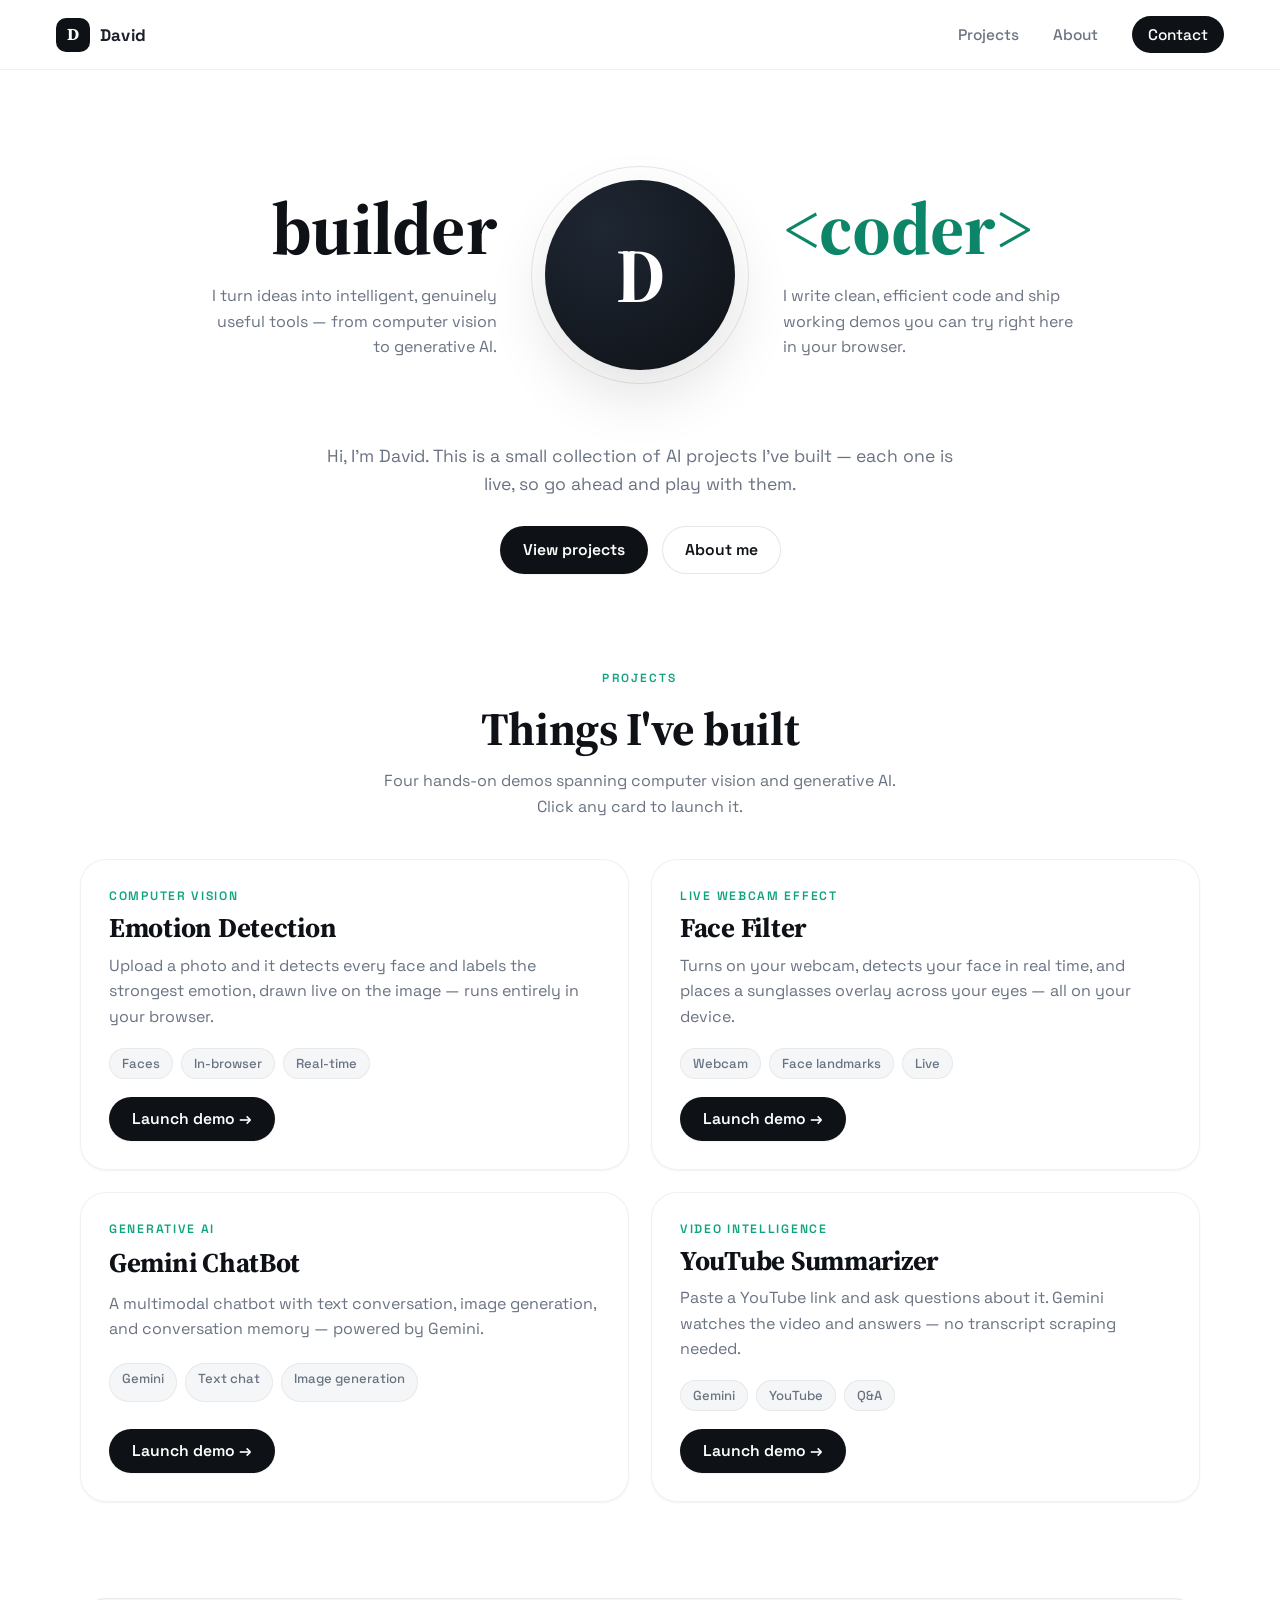
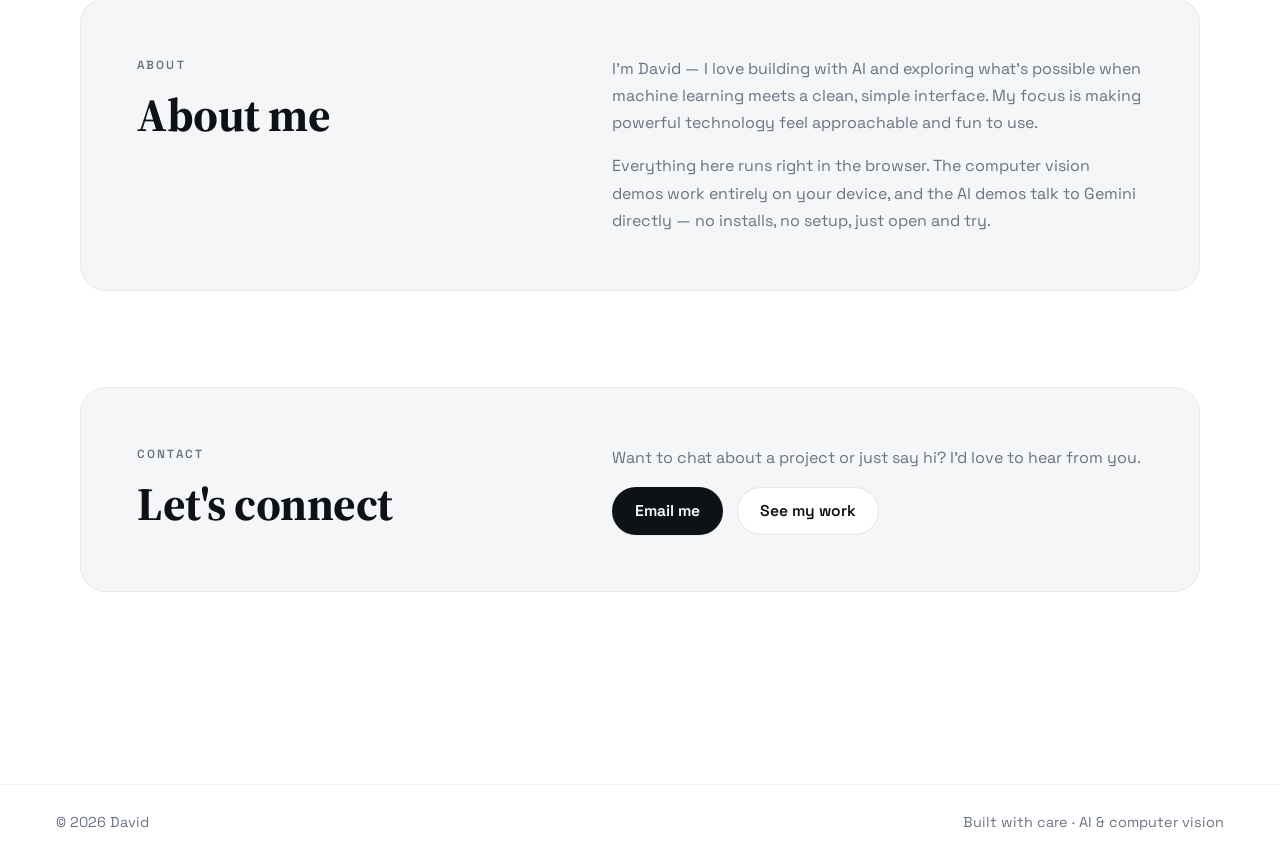
<file: index.html>
<!doctype html>
<html lang="en">
  <head>
    <meta charset="utf-8" />
    <meta name="viewport" content="width=device-width, initial-scale=1" />
    <meta
      name="description"
      content="David's portfolio — a clean showcase of AI and computer vision projects you can try in your browser."
    />
    <title>David · Portfolio</title>
    <link rel="preconnect" href="https://fonts.googleapis.com" />
    <link rel="preconnect" href="https://fonts.gstatic.com" crossorigin />
    <link
      href="https://fonts.googleapis.com/css2?family=Space+Grotesk:wght@400;500;700&family=Source+Serif+4:opsz,wght@8..60,500;8..60,700&display=swap"
      rel="stylesheet"
    />
    <link rel="stylesheet" href="styles.css" />
  </head>
  <body>
    <header class="topbar">
      <a class="brand" href="index.html">
        <span class="brand-mark">D</span>
        <span class="brand-text">David</span>
      </a>
      <nav class="topnav">
        <a href="#projects">Projects</a>
        <a href="#about">About</a>
        <a class="nav-cta" href="#contact">Contact</a>
      </nav>
    </header>

    <main class="shell">
      <section class="hero">
        <div class="hero-side hero-left">
          <h1>builder</h1>
          <p>
            I turn ideas into intelligent, genuinely useful tools — from
            computer vision to generative AI.
          </p>
        </div>

        <div class="hero-center">
          <div class="hero-orb">D</div>
        </div>

        <div class="hero-side hero-right">
          <h1>&lt;coder&gt;</h1>
          <p>
            I write clean, efficient code and ship working demos you can try
            right here in your browser.
          </p>
        </div>
      </section>

      <p class="hero-tagline">
        Hi, I'm David. This is a small collection of AI projects I've built —
        each one is live, so go ahead and play with them.
      </p>
      <div class="hero-actions">
        <a class="button button-primary" href="#projects">View projects</a>
        <a class="button button-secondary" href="#about">About me</a>
      </div>

      <section class="section" id="projects">
        <div class="section-heading">
          <p class="eyebrow">Projects</p>
          <h2>Things I've built</h2>
          <p class="section-lead">
            Four hands-on demos spanning computer vision and generative AI.
            Click any card to launch it.
          </p>
        </div>
        <div class="grid" id="project-grid"></div>
      </section>

      <section class="section about" id="about">
        <div>
          <p class="eyebrow">About</p>
          <h2>About me</h2>
        </div>
        <div>
          <p>
            I'm David — I love building with AI and exploring what's possible
            when machine learning meets a clean, simple interface. My focus is
            making powerful technology feel approachable and fun to use.
          </p>
          <p>
            Everything here runs right in the browser. The computer vision demos
            work entirely on your device, and the AI demos talk to Gemini
            directly — no installs, no setup, just open and try.
          </p>
        </div>
      </section>

      <section class="section about" id="contact">
        <div>
          <p class="eyebrow">Contact</p>
          <h2>Let's connect</h2>
        </div>
        <div>
          <p>
            Want to chat about a project or just say hi? I'd love to hear from
            you.
          </p>
          <div class="contact-actions">
            <a class="button button-primary" href="mailto:davidbarre2547@gmail.com">Email me</a>
            <a class="button button-secondary" href="#projects">See my work</a>
          </div>
        </div>
      </section>
    </main>

    <footer class="site-footer">
      <span>© <span id="year"></span> David</span>
      <span>Built with care · AI &amp; computer vision</span>
    </footer>

    <template id="project-card-template">
      <article class="card">
        <div class="card-top">
          <p class="card-kicker"></p>
          <h3></h3>
          <p class="card-description"></p>
        </div>
        <ul class="tag-list"></ul>
        <div class="card-actions">
          <a class="button button-primary card-demo">Launch demo →</a>
        </div>
      </article>
    </template>

    <script src="script.js"></script>
  </body>
</html>
</file>
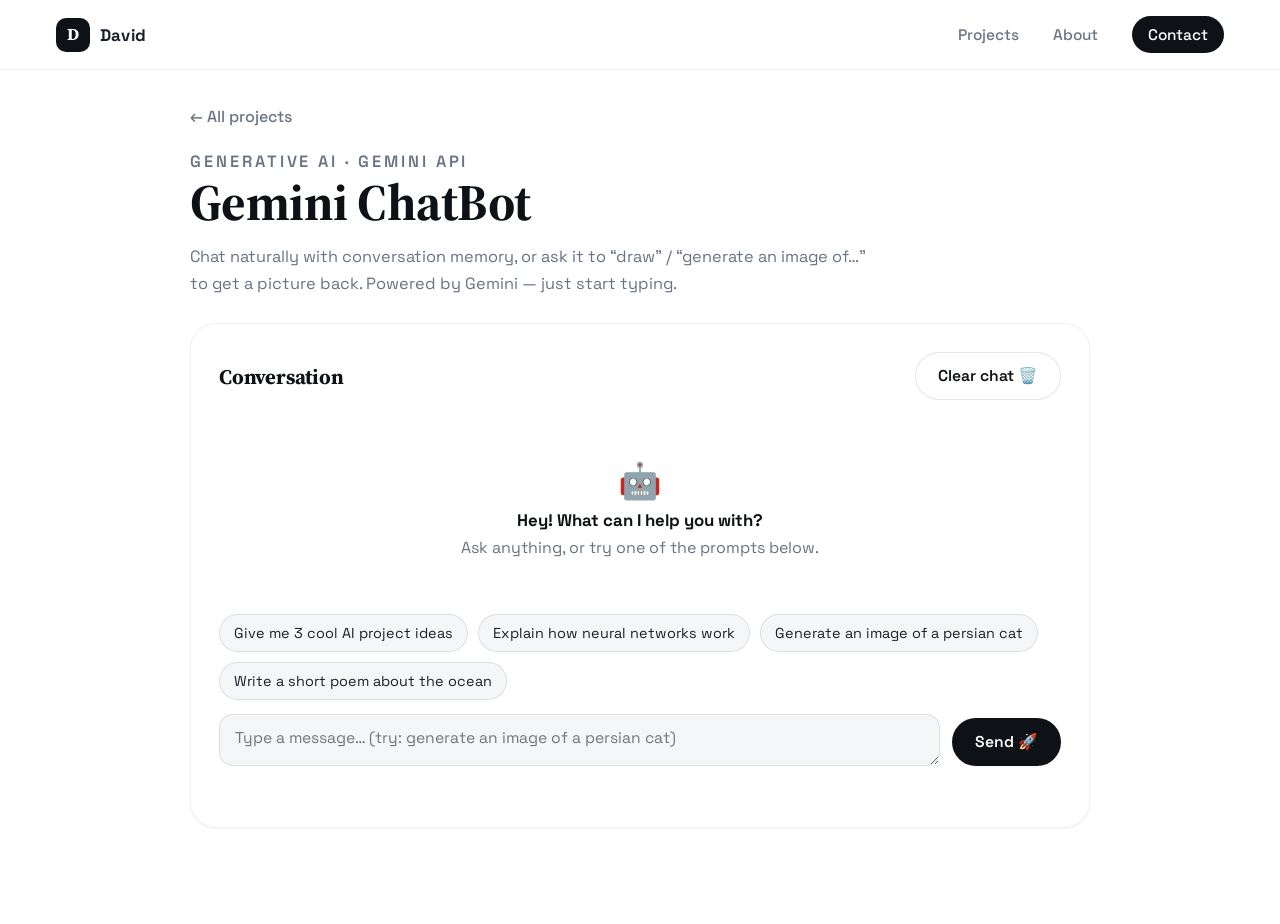
<file: chatbot.html>
<!doctype html>
<html lang="en">
  <head>
    <meta charset="utf-8" />
    <meta name="viewport" content="width=device-width, initial-scale=1" />
    <title>Gemini ChatBot · David Projects</title>
    <link rel="preconnect" href="https://fonts.googleapis.com" />
    <link rel="preconnect" href="https://fonts.gstatic.com" crossorigin />
    <link
      href="https://fonts.googleapis.com/css2?family=Space+Grotesk:wght@400;500;700&family=Source+Serif+4:opsz,wght@8..60,500;8..60,700&display=swap"
      rel="stylesheet"
    />
    <link rel="stylesheet" href="styles.css" />
  </head>
  <body>
    <header class="topbar">
      <a class="brand" href="index.html"><span class="brand-mark">D</span><span class="brand-text">David</span></a>
      <nav class="topnav">
        <a href="index.html#projects">Projects</a>
        <a href="index.html#about">About</a>
        <a class="nav-cta" href="index.html#contact">Contact</a>
      </nav>
    </header>

    <main class="demo-main">
      <nav class="demo-nav">
        <a class="back-link" href="index.html">← All projects</a>
      </nav>

      <header class="demo-header">
        <p class="eyebrow">Generative AI · Gemini API</p>
        <h1>Gemini ChatBot</h1>
        <p>
          Chat naturally with conversation memory, or ask it to “draw” /
          “generate an image of…” to get a picture back. Powered by Gemini —
          just start typing.
        </p>
      </header>

      <section class="demo-panel">
        <div class="panel-head">
          <h2>Conversation</h2>
          <button class="button button-secondary" id="reset">Clear chat 🗑️</button>
        </div>

        <div class="chat-log" id="log">
          <div class="empty-state" id="empty">
            <span class="emoji">🤖</span>
            <strong>Hey! What can I help you with?</strong>
            <span>Ask anything, or try one of the prompts below.</span>
          </div>
        </div>

        <div class="suggestions" id="suggestions">
          <button class="chip">Give me 3 cool AI project ideas</button>
          <button class="chip">Explain how neural networks work</button>
          <button class="chip">Generate an image of a persian cat</button>
          <button class="chip">Write a short poem about the ocean</button>
        </div>

        <div class="chat-input-row">
          <textarea id="msg" rows="1" placeholder="Type a message… (try: generate an image of a persian cat)"></textarea>
          <button class="button button-primary" id="send">Send 🚀</button>
        </div>
        <p class="status" id="status"></p>
      </section>
    </main>

    <script>
      const CHAT_MODEL = "gemini-2.5-flash";
      const IMAGE_MODEL = "gemini-2.5-flash-image-preview";
      const API_BASE = "https://generativelanguage.googleapis.com/v1beta/models";
      // Baked-in API key (rotate it at aistudio.google.com/apikey if it leaks).
      const API_KEY = "AIzaSyC3EIsqO9C_m0MdBsHPRU1eZj_KoAO8xIU";
      const SYSTEM_PROMPT =
        "You are a helpful, creative and friendly AI assistant. You remember the " +
        "full conversation and use that context to give relevant, coherent answers. " +
        "Be concise but thorough.";
      const IMAGE_TRIGGERS = [
        "generate an image", "create an image", "draw", "make a picture",
        "generate a picture", "create a picture", "make an image",
        "show me an image", "generate image", "create image", "paint",
        "illustrate", "sketch", "design an image", "visualize",
        "render an image", "make art", "create art", "/image",
      ];

      const log = document.querySelector("#log");
      const empty = document.querySelector("#empty");
      const suggestions = document.querySelector("#suggestions");
      const msgBox = document.querySelector("#msg");
      const sendBtn = document.querySelector("#send");
      const statusEl = document.querySelector("#status");
      const resetBtn = document.querySelector("#reset");

      let history = []; // {role, parts:[{text}]}

      function setStatus(msg, isError = false) {
        statusEl.textContent = msg;
        statusEl.classList.toggle("error", isError);
      }

      function clearEmptyState() {
        if (empty) empty.remove();
        if (suggestions) suggestions.style.display = "none";
      }

      function addBubble(role, text, imgSrc) {
        const div = document.createElement("div");
        div.className = `bubble ${role}`;
        if (text) div.textContent = text;
        if (imgSrc) {
          const img = document.createElement("img");
          img.src = imgSrc;
          div.appendChild(img);
        }
        log.appendChild(div);
        log.scrollTop = log.scrollHeight;
        return div;
      }

      function showTyping() {
        const div = document.createElement("div");
        div.className = "bubble bot";
        div.innerHTML = '<span class="typing"><span></span><span></span><span></span></span>';
        log.appendChild(div);
        log.scrollTop = log.scrollHeight;
        return div;
      }

      function isImageRequest(text) {
        const t = text.toLowerCase().trim();
        return IMAGE_TRIGGERS.some((trig) => t.includes(trig));
      }

      async function callGemini(model, contents, extraConfig = {}) {
        const body = {
          contents,
          generationConfig: { temperature: 0.8, maxOutputTokens: 2048, ...extraConfig },
        };
        if (!extraConfig.responseModalities) {
          body.systemInstruction = { parts: [{ text: SYSTEM_PROMPT }] };
        }
        const res = await fetch(`${API_BASE}/${model}:generateContent?key=${encodeURIComponent(API_KEY)}`, {
          method: "POST",
          headers: { "Content-Type": "application/json" },
          body: JSON.stringify(body),
        });
        const data = await res.json();
        if (!res.ok) {
          throw new Error(data?.error?.message || `Request failed (${res.status}).`);
        }
        return data;
      }

      function extractParts(data) {
        const parts = data?.candidates?.[0]?.content?.parts || [];
        let text = "";
        let imgSrc = null;
        for (const p of parts) {
          if (p.text) text += p.text;
          else if (p.inlineData?.data) {
            imgSrc = `data:${p.inlineData.mimeType || "image/png"};base64,${p.inlineData.data}`;
          }
        }
        return { text, imgSrc };
      }

      async function send() {
        const message = msgBox.value.trim();
        if (!message) return;

        clearEmptyState();
        addBubble("user", message);
        msgBox.value = "";
        msgBox.style.height = "auto";
        sendBtn.disabled = true;

        const wantsImage = isImageRequest(message);
        setStatus(wantsImage ? "Generating image…" : "Thinking…");
        const typingBubble = showTyping();

        try {
          if (wantsImage) {
            history.push({ role: "user", parts: [{ text: message }] });
            const data = await callGemini(IMAGE_MODEL, history, {
              responseModalities: ["TEXT", "IMAGE"],
              temperature: 1.0,
            });
            const { text, imgSrc } = extractParts(data);
            const reply = text || "Here's the generated image!";
            typingBubble.remove();
            addBubble("bot", reply, imgSrc);
            history.push({ role: "model", parts: [{ text: reply + " [image generated]" }] });
          } else {
            history.push({ role: "user", parts: [{ text: message }] });
            const data = await callGemini(CHAT_MODEL, history);
            const { text } = extractParts(data);
            const reply = text || "(no response)";
            typingBubble.remove();
            addBubble("bot", reply);
            history.push({ role: "model", parts: [{ text: reply }] });
          }
          // Trim history to last 50 turns
          if (history.length > 50) history = history.slice(-50);
          setStatus("");
        } catch (err) {
          typingBubble.remove();
          addBubble("bot", `⚠️ ${err.message}`);
          setStatus(err.message, true);
        } finally {
          sendBtn.disabled = false;
          msgBox.focus();
        }
      }

      sendBtn.addEventListener("click", send);
      msgBox.addEventListener("keydown", (e) => {
        if (e.key === "Enter" && !e.shiftKey) {
          e.preventDefault();
          send();
        }
      });
      msgBox.addEventListener("input", () => {
        msgBox.style.height = "auto";
        msgBox.style.height = msgBox.scrollHeight + "px";
      });

      // Suggestion chips fill the box and send immediately.
      suggestions.querySelectorAll(".chip").forEach((chip) => {
        chip.addEventListener("click", () => {
          msgBox.value = chip.textContent;
          send();
        });
      });

      resetBtn.addEventListener("click", () => {
        history = [];
        log.innerHTML = "";
        if (suggestions) suggestions.style.display = "flex";
        setStatus("Conversation cleared.");
        msgBox.focus();
      });
    </script>
  </body>
</html>
</file>
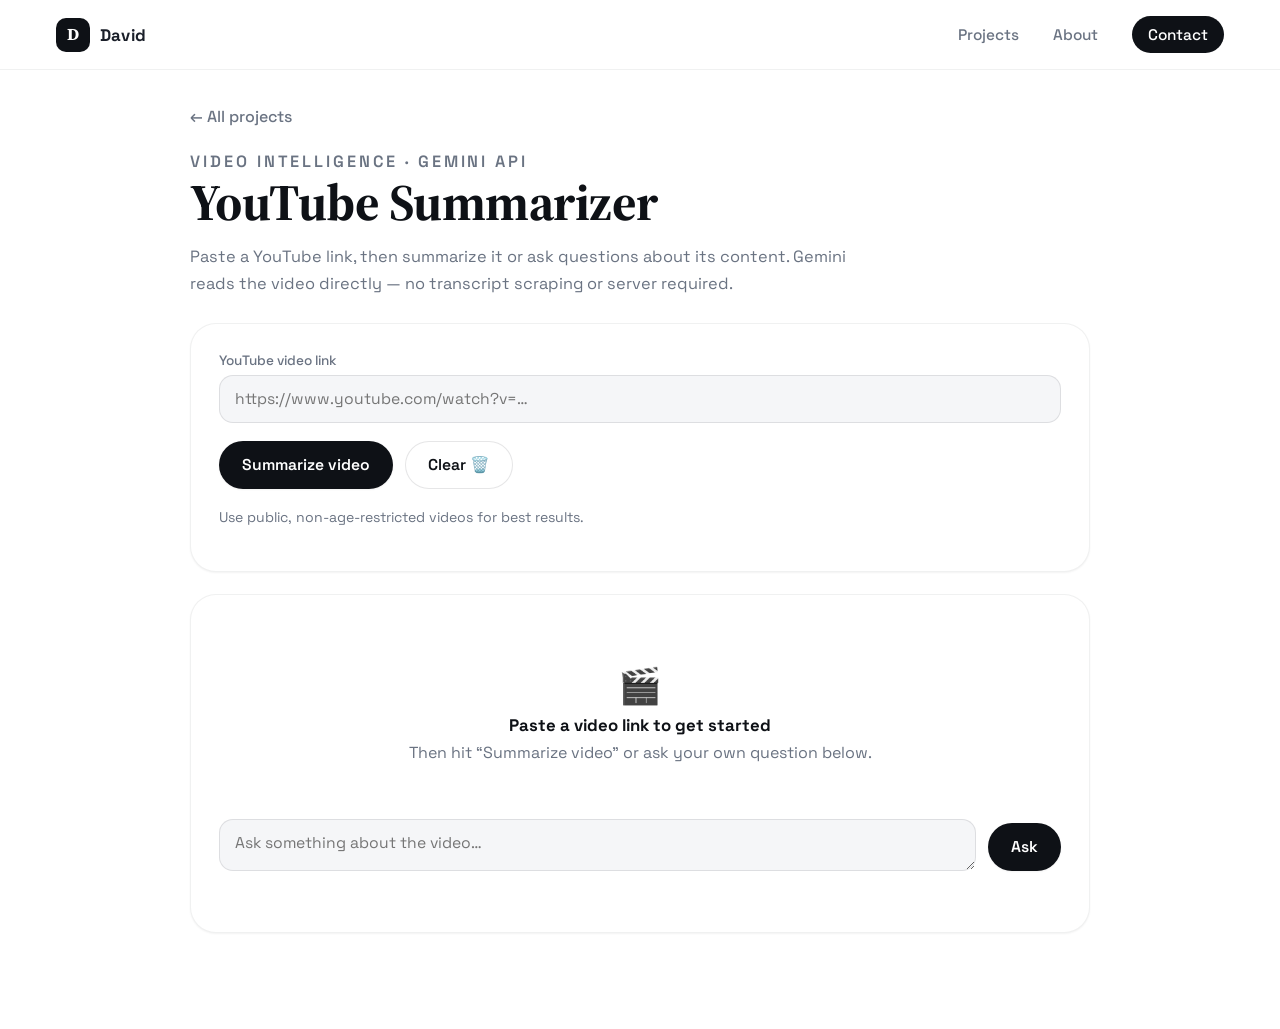
<file: youtube.html>
<!doctype html>
<html lang="en">
  <head>
    <meta charset="utf-8" />
    <meta name="viewport" content="width=device-width, initial-scale=1" />
    <title>YouTube Summarizer · David Projects</title>
    <link rel="preconnect" href="https://fonts.googleapis.com" />
    <link rel="preconnect" href="https://fonts.gstatic.com" crossorigin />
    <link
      href="https://fonts.googleapis.com/css2?family=Space+Grotesk:wght@400;500;700&family=Source+Serif+4:opsz,wght@8..60,500;8..60,700&display=swap"
      rel="stylesheet"
    />
    <link rel="stylesheet" href="styles.css" />
  </head>
  <body>
    <header class="topbar">
      <a class="brand" href="index.html"><span class="brand-mark">D</span><span class="brand-text">David</span></a>
      <nav class="topnav">
        <a href="index.html#projects">Projects</a>
        <a href="index.html#about">About</a>
        <a class="nav-cta" href="index.html#contact">Contact</a>
      </nav>
    </header>

    <main class="demo-main">
      <nav class="demo-nav">
        <a class="back-link" href="index.html">← All projects</a>
      </nav>

      <header class="demo-header">
        <p class="eyebrow">Video intelligence · Gemini API</p>
        <h1>YouTube Summarizer</h1>
        <p>
          Paste a YouTube link, then summarize it or ask questions about its
          content. Gemini reads the video directly — no transcript scraping or
          server required.
        </p>
      </header>

      <section class="demo-panel">
        <div class="controls">
          <div class="field" style="flex:1 1 100%;">
            <label for="url">YouTube video link</label>
            <input type="text" id="url" placeholder="https://www.youtube.com/watch?v=…" />
          </div>
        </div>
        <div class="controls">
          <button class="button button-primary" id="summarize">Summarize video</button>
          <button class="button button-secondary" id="reset">Clear 🗑️</button>
        </div>
        <p class="hint">
          Use public, non-age-restricted videos for best results.
        </p>
      </section>

      <section class="demo-panel">
        <div id="player" class="stage" style="display:none; margin-bottom:18px;"></div>
        <div class="chat-log" id="log">
          <div class="empty-state" id="empty">
            <span class="emoji">🎬</span>
            <strong>Paste a video link to get started</strong>
            <span>Then hit “Summarize video” or ask your own question below.</span>
          </div>
        </div>
        <div class="chat-input-row">
          <textarea id="msg" rows="1" placeholder="Ask something about the video…"></textarea>
          <button class="button button-primary" id="send">Ask</button>
        </div>
        <p class="status" id="status"></p>
      </section>
    </main>

    <script>
      const MODEL = "gemini-2.5-flash";
      const API_BASE = "https://generativelanguage.googleapis.com/v1beta/models";
      // Baked-in API key (rotate it at aistudio.google.com/apikey if it leaks).
      const API_KEY = "AIzaSyC3EIsqO9C_m0MdBsHPRU1eZj_KoAO8xIU";

      const urlInput = document.querySelector("#url");
      const player = document.querySelector("#player");
      const log = document.querySelector("#log");
      const empty = document.querySelector("#empty");
      const msgBox = document.querySelector("#msg");
      const sendBtn = document.querySelector("#send");
      const summarizeBtn = document.querySelector("#summarize");
      const resetBtn = document.querySelector("#reset");
      const statusEl = document.querySelector("#status");

      let history = []; // text-only Q&A turns for context

      function setStatus(msg, isError = false) {
        statusEl.textContent = msg;
        statusEl.classList.toggle("error", isError);
      }

      function clearEmptyState() {
        if (empty && empty.parentNode) empty.remove();
      }

      function extractVideoId(url) {
        const patterns = [
          /(?:youtube\.com\/watch\?v=)([a-zA-Z0-9_-]{11})/,
          /(?:youtu\.be\/)([a-zA-Z0-9_-]{11})/,
          /(?:youtube\.com\/embed\/)([a-zA-Z0-9_-]{11})/,
          /(?:youtube\.com\/shorts\/)([a-zA-Z0-9_-]{11})/,
        ];
        for (const p of patterns) {
          const m = url.match(p);
          if (m) return m[1];
        }
        if (/^[a-zA-Z0-9_-]{11}$/.test(url.trim())) return url.trim();
        return "";
      }

      function showPlayer(id) {
        player.style.display = "block";
        player.innerHTML = `<iframe width="100%" height="360" src="https://www.youtube.com/embed/${id}" frameborder="0" allowfullscreen></iframe>`;
      }

      function addBubble(role, text) {
        const div = document.createElement("div");
        div.className = `bubble ${role}`;
        div.textContent = text;
        log.appendChild(div);
        log.scrollTop = log.scrollHeight;
      }

      function showTyping() {
        const div = document.createElement("div");
        div.className = "bubble bot";
        div.innerHTML = '<span class="typing"><span></span><span></span><span></span></span>';
        log.appendChild(div);
        log.scrollTop = log.scrollHeight;
        return div;
      }

      async function ask(question) {
        const rawUrl = urlInput.value.trim();
        const id = extractVideoId(rawUrl);
        if (!id) {
          setStatus("Please enter a valid YouTube link or 11-character video ID.", true);
          return;
        }
        const normalizedUrl = `https://www.youtube.com/watch?v=${id}`;
        showPlayer(id);

        clearEmptyState();
        addBubble("user", question);
        sendBtn.disabled = true;
        summarizeBtn.disabled = true;
        setStatus("Analyzing video…");
        const typingBubble = showTyping();

        // Build contents: prior text context + current turn (video + question)
        const contents = [...history];
        contents.push({
          role: "user",
          parts: [
            { fileData: { fileUri: normalizedUrl } },
            { text: question },
          ],
        });

        try {
          const res = await fetch(`${API_BASE}/${MODEL}:generateContent?key=${encodeURIComponent(API_KEY)}`, {
            method: "POST",
            headers: { "Content-Type": "application/json" },
            body: JSON.stringify({
              contents,
              generationConfig: { temperature: 0.4, maxOutputTokens: 2048 },
            }),
          });
          const data = await res.json();
          if (!res.ok) throw new Error(data?.error?.message || `Request failed (${res.status}).`);

          const text = (data?.candidates?.[0]?.content?.parts || [])
            .map((p) => p.text || "")
            .join("") || "(no response)";

          typingBubble.remove();
          addBubble("bot", text);
          // Keep lightweight text history for follow-ups
          history.push({ role: "user", parts: [{ text: question }] });
          history.push({ role: "model", parts: [{ text }] });
          if (history.length > 20) history = history.slice(-20);
          setStatus("");
        } catch (err) {
          typingBubble.remove();
          addBubble("bot", `⚠️ ${err.message}`);
          setStatus(err.message, true);
        } finally {
          sendBtn.disabled = false;
          summarizeBtn.disabled = false;
        }
      }

      summarizeBtn.addEventListener("click", () => {
        ask(
          "Summarize this video. Give a 2-3 sentence overview, then the key points as a bulleted list."
        );
      });

      function sendQuestion() {
        const q = msgBox.value.trim();
        if (!q) return;
        msgBox.value = "";
        msgBox.style.height = "auto";
        ask(q);
      }

      sendBtn.addEventListener("click", sendQuestion);
      msgBox.addEventListener("keydown", (e) => {
        if (e.key === "Enter" && !e.shiftKey) {
          e.preventDefault();
          sendQuestion();
        }
      });
      msgBox.addEventListener("input", () => {
        msgBox.style.height = "auto";
        msgBox.style.height = msgBox.scrollHeight + "px";
      });
      resetBtn.addEventListener("click", () => {
        history = [];
        log.innerHTML = "";
        player.style.display = "none";
        player.innerHTML = "";
        setStatus("Cleared.");
      });
    </script>
  </body>
</html>
</file>
<file: styles.css>
:root {
  color-scheme: light;
  --bg: #ffffff;
  --bg-soft: #f5f6f8;
  --bg-tint: #eef1f4;
  --surface: #ffffff;
  --ink: #0e1116;
  --text: #1a1f29;
  --muted: #6a7382;
  --line: rgba(14, 17, 22, 0.1);
  --line-soft: rgba(14, 17, 22, 0.06);
  --accent: #10a37f;
  --accent-strong: #0c8568;
  --accent-tint: rgba(16, 163, 127, 0.1);
  --shadow-sm: 0 1px 2px rgba(14, 17, 22, 0.05);
  --shadow-md: 0 10px 30px rgba(14, 17, 22, 0.08);
  --shadow-lg: 0 24px 60px rgba(14, 17, 22, 0.12);
  --radius: 18px;
  --radius-lg: 26px;
}

* {
  box-sizing: border-box;
}

html {
  scroll-behavior: smooth;
}

body {
  margin: 0;
  min-height: 100vh;
  font-family: "Space Grotesk", sans-serif;
  color: var(--text);
  background: var(--bg);
  -webkit-font-smoothing: antialiased;
}

a {
  color: inherit;
  text-decoration: none;
}

h1,
h2,
h3 {
  margin: 0;
  font-family: "Source Serif 4", serif;
  line-height: 1.05;
  color: var(--ink);
  letter-spacing: -0.01em;
}

/* ---------- Top navigation ---------- */
.topbar {
  position: sticky;
  top: 0;
  z-index: 50;
  display: flex;
  align-items: center;
  justify-content: space-between;
  gap: 16px;
  padding: 16px clamp(20px, 5vw, 56px);
  background: rgba(255, 255, 255, 0.82);
  backdrop-filter: blur(14px);
  border-bottom: 1px solid var(--line-soft);
}

.brand {
  display: inline-flex;
  align-items: center;
  gap: 10px;
  font-weight: 700;
  font-size: 1.05rem;
  letter-spacing: 0.01em;
}

.brand-mark {
  display: grid;
  place-items: center;
  width: 34px;
  height: 34px;
  border-radius: 10px;
  background: var(--ink);
  color: #fff;
  font-family: "Source Serif 4", serif;
  font-weight: 700;
}

.topnav {
  display: flex;
  align-items: center;
  gap: clamp(14px, 3vw, 34px);
}

.topnav a {
  color: var(--muted);
  font-size: 0.96rem;
  font-weight: 500;
  transition: color 140ms ease;
}

.topnav a:hover {
  color: var(--ink);
}

.topnav .nav-cta {
  padding: 9px 16px;
  border-radius: 999px;
  background: var(--ink);
  color: #fff;
}

.topnav .nav-cta:hover {
  color: #fff;
  background: #000;
}

/* ---------- Layout shells ---------- */
.shell {
  width: min(1120px, calc(100% - 40px));
  margin: 0 auto;
  padding: 0 0 96px;
}

.demo-main {
  width: min(900px, calc(100% - 40px));
  margin: 0 auto;
  padding: 36px 0 96px;
}

/* ---------- Buttons ---------- */
.button {
  display: inline-flex;
  align-items: center;
  justify-content: center;
  gap: 8px;
  min-height: 48px;
  padding: 0 22px;
  border-radius: 999px;
  border: 1px solid transparent;
  font-family: inherit;
  font-size: 0.98rem;
  font-weight: 600;
  cursor: pointer;
  transition: transform 150ms ease, box-shadow 150ms ease, background 150ms ease,
    border-color 150ms ease, color 150ms ease;
}

.button:hover {
  transform: translateY(-2px);
}

.button-primary {
  background: var(--ink);
  color: #fff;
  box-shadow: var(--shadow-sm);
}

.button-primary:hover {
  background: #000;
  box-shadow: var(--shadow-md);
}

.button-secondary {
  background: var(--surface);
  border-color: var(--line);
  color: var(--ink);
}

.button-secondary:hover {
  border-color: var(--ink);
}

.button[disabled],
button[disabled] {
  opacity: 0.45;
  cursor: not-allowed;
  transform: none;
}

.eyebrow {
  margin: 0 0 14px;
  text-transform: uppercase;
  letter-spacing: 0.18em;
  font-size: 0.74rem;
  font-weight: 600;
  color: var(--accent);
}

/* ---------- Hero (split designer/coder style) ---------- */
.hero {
  display: grid;
  grid-template-columns: 1fr auto 1fr;
  align-items: center;
  gap: clamp(16px, 4vw, 48px);
  padding: clamp(56px, 9vw, 110px) 0 clamp(40px, 6vw, 72px);
}

.hero-side {
  display: flex;
  flex-direction: column;
  gap: 16px;
}

.hero-left {
  text-align: right;
  align-items: flex-end;
}

.hero-right {
  text-align: left;
  align-items: flex-start;
}

.hero-side h1 {
  font-size: clamp(2.6rem, 6vw, 4.6rem);
  font-weight: 700;
}

.hero-right h1 {
  color: var(--accent-strong);
}

.hero-side p {
  margin: 0;
  max-width: 30ch;
  color: var(--muted);
  line-height: 1.6;
  font-size: 1rem;
}

.hero-center {
  display: grid;
  place-items: center;
}

.hero-orb {
  width: clamp(120px, 18vw, 190px);
  height: clamp(120px, 18vw, 190px);
  border-radius: 50%;
  display: grid;
  place-items: center;
  color: #fff;
  font-family: "Source Serif 4", serif;
  font-size: clamp(3rem, 6vw, 5rem);
  font-weight: 700;
  background: radial-gradient(circle at 30% 25%, #1f2733, var(--ink));
  box-shadow: var(--shadow-lg);
  position: relative;
}

.hero-orb::after {
  content: "";
  position: absolute;
  inset: -14px;
  border-radius: 50%;
  border: 1px solid var(--line);
}

.hero-tagline {
  text-align: center;
  max-width: 60ch;
  margin: 0 auto;
  color: var(--muted);
  font-size: 1.1rem;
  line-height: 1.6;
}

.hero-actions {
  display: flex;
  flex-wrap: wrap;
  justify-content: center;
  gap: 14px;
  margin-top: 28px;
}

/* ---------- Sections ---------- */
.section {
  margin-top: clamp(48px, 8vw, 96px);
}

.section-heading {
  display: flex;
  flex-direction: column;
  align-items: center;
  text-align: center;
  gap: 6px;
  margin-bottom: 40px;
}

.section-heading h2,
.about h2 {
  font-size: clamp(2rem, 4vw, 2.9rem);
}

.section-lead {
  margin: 8px 0 0;
  max-width: 52ch;
  color: var(--muted);
  line-height: 1.6;
}

/* ---------- Project grid ---------- */
.grid {
  display: grid;
  grid-template-columns: repeat(2, minmax(0, 1fr));
  gap: 22px;
}

.card {
  position: relative;
  display: grid;
  gap: 18px;
  padding: 28px;
  border-radius: var(--radius-lg);
  background: var(--surface);
  border: 1px solid var(--line-soft);
  box-shadow: var(--shadow-sm);
  transition: transform 180ms ease, box-shadow 180ms ease, border-color 180ms ease;
}

.card:hover {
  transform: translateY(-4px);
  box-shadow: var(--shadow-md);
  border-color: var(--line);
}

.card-top {
  display: grid;
  gap: 10px;
}

.card-kicker {
  margin: 0;
  color: var(--accent);
  font-size: 0.76rem;
  letter-spacing: 0.14em;
  text-transform: uppercase;
  font-weight: 600;
}

.card h3 {
  font-size: 1.7rem;
}

.card-description {
  margin: 0;
  color: var(--muted);
  line-height: 1.6;
}

.tag-list {
  display: flex;
  flex-wrap: wrap;
  gap: 8px;
  padding: 0;
  margin: 0;
  list-style: none;
}

.tag-list li {
  padding: 6px 12px;
  border-radius: 999px;
  background: var(--bg-soft);
  border: 1px solid var(--line-soft);
  color: var(--muted);
  font-size: 0.82rem;
  font-weight: 500;
}

.card-actions {
  display: flex;
  align-items: center;
  gap: 16px;
  margin-top: auto;
}

.card-actions .button {
  min-height: 44px;
}

/* ---------- About / contact ---------- */
.about {
  display: grid;
  grid-template-columns: minmax(0, 0.9fr) minmax(0, 1.1fr);
  gap: 40px;
  align-items: start;
  padding: clamp(32px, 5vw, 56px);
  border-radius: var(--radius-lg);
  background: var(--bg-soft);
  border: 1px solid var(--line-soft);
}

.about p {
  margin: 0 0 16px;
  max-width: 60ch;
  color: var(--muted);
  line-height: 1.7;
}

.about p:last-child {
  margin-bottom: 0;
}

.contact-actions {
  display: flex;
  flex-wrap: wrap;
  gap: 14px;
  margin-top: 8px;
}

/* ---------- Footer ---------- */
.site-footer {
  border-top: 1px solid var(--line-soft);
  margin-top: clamp(48px, 8vw, 96px);
  padding: 28px clamp(20px, 5vw, 56px);
  display: flex;
  flex-wrap: wrap;
  gap: 10px;
  justify-content: space-between;
  color: var(--muted);
  font-size: 0.9rem;
}

/* ---------- Demo pages ---------- */
.demo-nav {
  margin-bottom: 22px;
}

.back-link {
  display: inline-flex;
  align-items: center;
  gap: 6px;
  color: var(--muted);
  font-weight: 500;
  transition: color 140ms ease;
}

.back-link:hover {
  color: var(--ink);
}

.demo-header {
  margin-bottom: 26px;
}

.demo-header h1 {
  font-size: clamp(2.2rem, 6vw, 3.2rem);
  margin-bottom: 14px;
}

.demo-header p {
  color: var(--muted);
  line-height: 1.65;
  margin: 0;
  max-width: 68ch;
  font-size: 1.02rem;
}

.demo-panel {
  border: 1px solid var(--line-soft);
  background: var(--surface);
  box-shadow: var(--shadow-sm);
  border-radius: var(--radius-lg);
  padding: 28px;
}

.demo-panel + .demo-panel {
  margin-top: 22px;
}

.controls {
  display: flex;
  flex-wrap: wrap;
  gap: 12px;
  align-items: center;
  margin-bottom: 18px;
}

.field {
  display: flex;
  flex-direction: column;
  gap: 6px;
  flex: 1 1 260px;
}

.field label {
  font-size: 0.85rem;
  color: var(--muted);
  font-weight: 500;
}

input[type="text"],
input[type="password"],
input[type="file"],
textarea {
  width: 100%;
  padding: 13px 15px;
  border-radius: 14px;
  border: 1px solid var(--line);
  background: var(--bg-soft);
  color: var(--text);
  font-family: inherit;
  font-size: 0.98rem;
}

textarea {
  resize: vertical;
  min-height: 52px;
}

input:focus,
textarea:focus {
  outline: none;
  border-color: var(--accent);
  background: #fff;
  box-shadow: 0 0 0 3px var(--accent-tint);
}

.status {
  margin: 14px 0 0;
  color: var(--muted);
  font-size: 0.95rem;
  min-height: 1.2em;
}

.status.error {
  color: #d6453d;
}

.stage {
  position: relative;
  width: 100%;
  border-radius: 18px;
  overflow: hidden;
  background: var(--bg-tint);
  border: 1px solid var(--line-soft);
}

.stage canvas,
.stage video,
.stage img {
  display: block;
  width: 100%;
  height: auto;
}

.hint {
  font-size: 0.88rem;
  color: var(--muted);
  line-height: 1.55;
}

.note {
  font-size: 0.84rem;
  color: var(--muted);
  background: var(--bg-soft);
  border: 1px solid var(--line-soft);
  border-radius: 14px;
  padding: 12px 14px;
  margin-top: 16px;
  line-height: 1.55;
}

/* ---------- Chat ---------- */
.panel-head {
  display: flex;
  align-items: center;
  justify-content: space-between;
  gap: 16px;
  margin-bottom: 18px;
}

.panel-head h2 {
  font-size: 1.3rem;
}

.chat-log {
  display: flex;
  flex-direction: column;
  gap: 14px;
  max-height: 460px;
  overflow-y: auto;
  padding: 4px;
  margin-bottom: 16px;
}

.bubble {
  max-width: 85%;
  padding: 12px 16px;
  border-radius: 18px;
  line-height: 1.5;
  white-space: pre-wrap;
  word-wrap: break-word;
}

.bubble.user {
  align-self: flex-end;
  background: var(--ink);
  color: #fff;
  border-bottom-right-radius: 6px;
}

.bubble.bot {
  align-self: flex-start;
  background: var(--bg-soft);
  border: 1px solid var(--line-soft);
  color: var(--text);
  border-bottom-left-radius: 6px;
}

.bubble img {
  max-width: 100%;
  border-radius: 12px;
  margin-top: 8px;
}

.chat-input-row {
  display: flex;
  gap: 12px;
  align-items: flex-end;
}

.chat-input-row textarea {
  flex: 1;
}

.empty-state {
  display: flex;
  flex-direction: column;
  align-items: center;
  text-align: center;
  gap: 6px;
  padding: 36px 16px;
  color: var(--muted);
}

.empty-state .emoji {
  font-size: 2.2rem;
}

.empty-state strong {
  color: var(--ink);
  font-size: 1.05rem;
}

.suggestions {
  display: flex;
  flex-wrap: wrap;
  gap: 10px;
  margin-bottom: 14px;
}

.chip {
  cursor: pointer;
  padding: 9px 14px;
  border-radius: 999px;
  background: var(--bg-soft);
  border: 1px solid var(--line);
  color: var(--text);
  font-family: inherit;
  font-size: 0.9rem;
  transition: transform 140ms ease, border-color 140ms ease, background 140ms ease;
}

.chip:hover {
  transform: translateY(-2px);
  border-color: var(--accent);
  background: var(--accent-tint);
}

.typing {
  display: inline-flex;
  gap: 5px;
  align-items: center;
}

.typing span {
  width: 7px;
  height: 7px;
  border-radius: 50%;
  background: var(--muted);
  animation: typing-bounce 1.2s infinite ease-in-out;
}

.typing span:nth-child(2) {
  animation-delay: 0.18s;
}

.typing span:nth-child(3) {
  animation-delay: 0.36s;
}

@keyframes typing-bounce {
  0%, 60%, 100% {
    transform: translateY(0);
    opacity: 0.5;
  }
  30% {
    transform: translateY(-5px);
    opacity: 1;
  }
}

/* ---------- Responsive ---------- */
@media (max-width: 860px) {
  .hero {
    grid-template-columns: 1fr;
    text-align: center;
    gap: 24px;
    padding-top: clamp(40px, 8vw, 72px);
  }

  .hero-left,
  .hero-right {
    text-align: center;
    align-items: center;
  }

  .hero-side p {
    max-width: 40ch;
  }

  .hero-center {
    order: -1;
  }

  .grid,
  .about {
    grid-template-columns: 1fr;
  }

  .about {
    gap: 20px;
  }
}

@media (max-width: 600px) {
  .shell {
    width: calc(100% - 32px);
  }

  .demo-main {
    width: calc(100% - 32px);
    padding-top: 24px;
  }

  .topbar {
    padding: 13px 18px;
  }

  .topnav {
    gap: 16px;
  }

  .section {
    margin-top: 56px;
  }

  .section-heading {
    margin-bottom: 28px;
  }

  .demo-panel {
    padding: 20px;
    border-radius: 20px;
  }

  .about {
    padding: 24px;
  }

  .card {
    padding: 22px;
  }

  .card h3 {
    font-size: 1.5rem;
  }

  /* Full-width, easy-to-tap buttons */
  .hero-actions,
  .contact-actions {
    width: 100%;
  }

  .hero-actions .button,
  .contact-actions .button {
    flex: 1 1 160px;
  }

  .controls .button {
    flex: 1 1 auto;
  }

  .chat-log {
    max-height: 60vh;
  }
}

@media (max-width: 430px) {
  .topnav {
    gap: 12px;
  }

  .topnav a {
    font-size: 0.9rem;
  }

  .topnav .nav-cta {
    padding: 8px 13px;
  }

  .hero-side h1 {
    font-size: clamp(2.2rem, 12vw, 3rem);
  }

  .hero-tagline {
    font-size: 1rem;
  }

  .bubble {
    max-width: 92%;
  }

  /* Stack the message box and send button */
  .chat-input-row {
    flex-direction: column;
    align-items: stretch;
  }

  .chat-input-row .button {
    width: 100%;
  }
}

@media (max-width: 360px) {
  .brand-text {
    display: none;
  }
}
</file>
